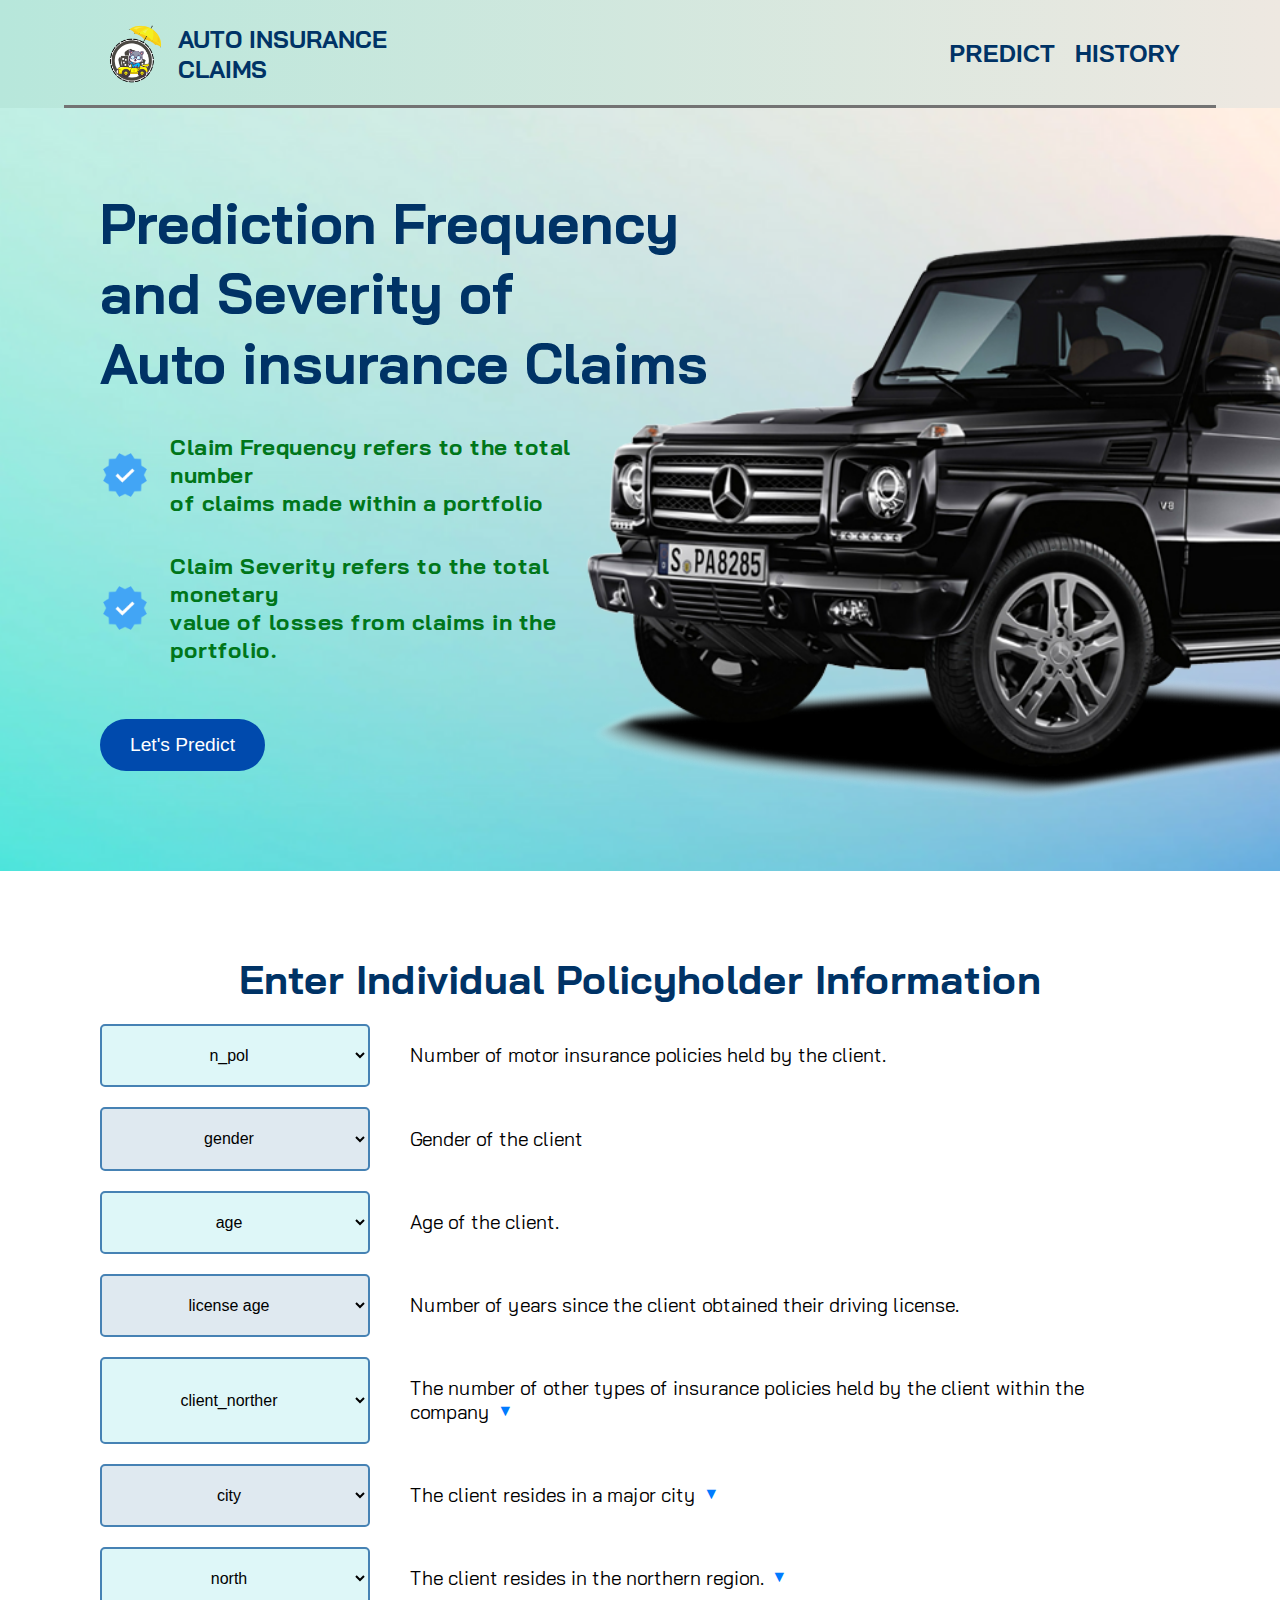
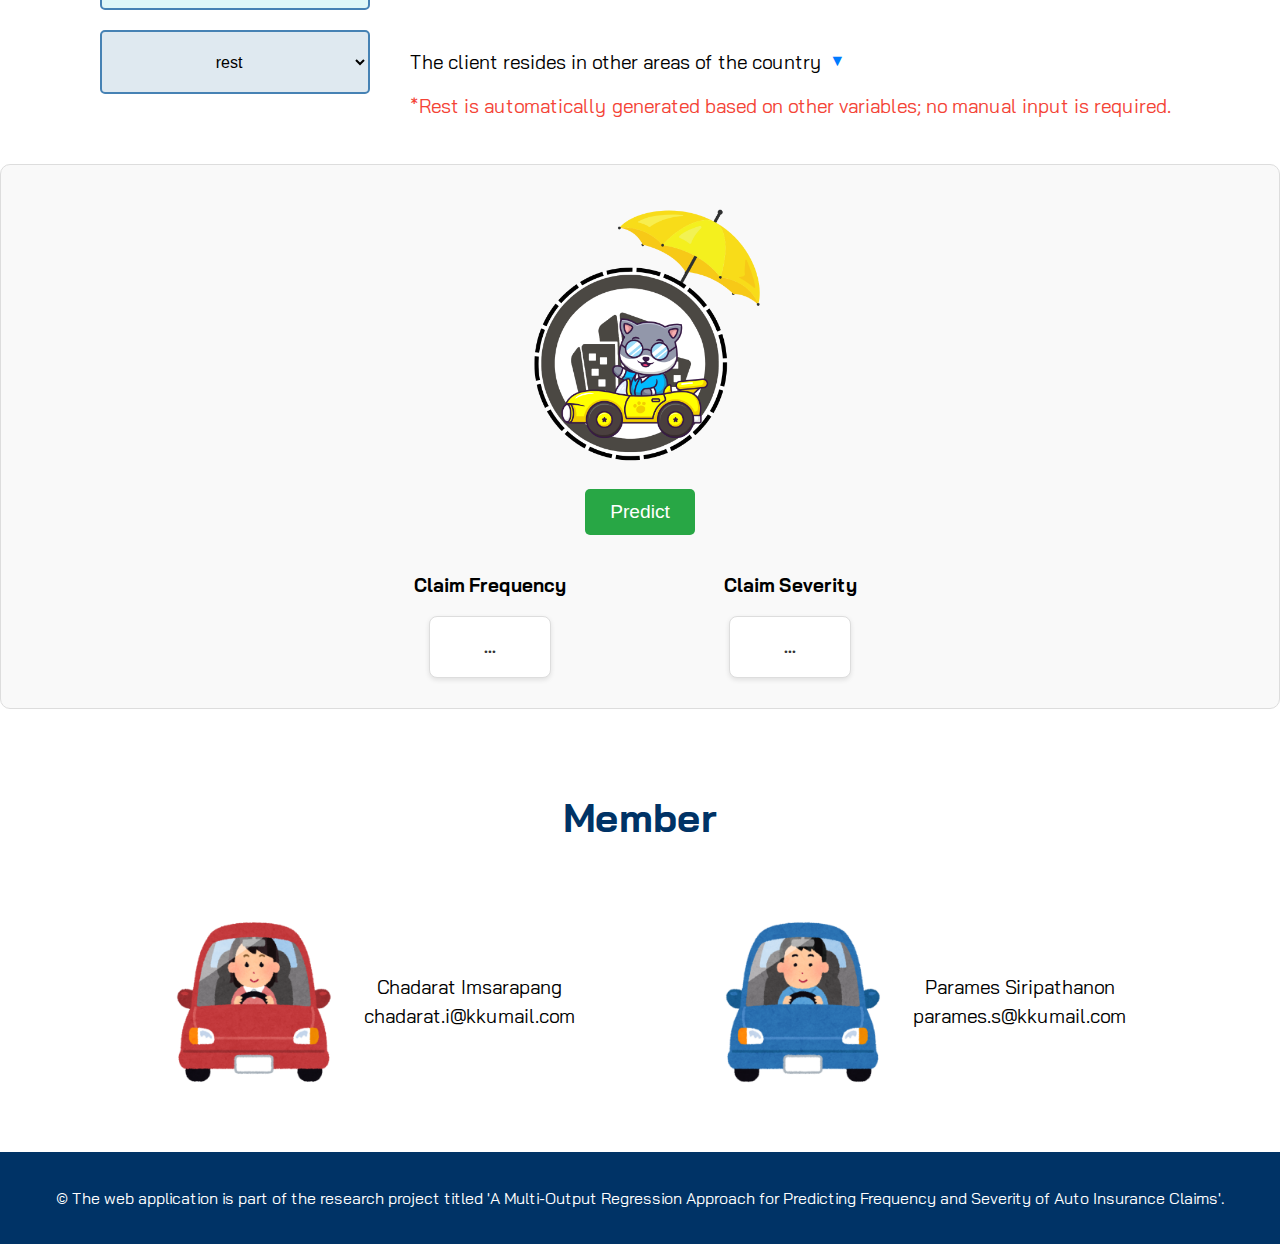
<file: tob2.html>
<!DOCTYPE html>
<html lang="en">

<head>
  <meta charset="UTF-8">
  <meta name="viewport" content="width=device-width, initial-scale=1.0">
  <title>Auto Insurance Claims</title>
  <link href="https://fonts.googleapis.com/css2?family=Bai+Jamjuree:wght@300;400;700&display=swap" rel="stylesheet">

  <style>
#prediction-results {
    padding: 20px;
    background-color: #f9f9f9;
    border: 1px solid #ddd;
    margin-top: 20px;
    border-radius: 10px;
}

.container {
    display: flex;
    flex-direction: column;
    align-items: center;
    font-family: 'Bai Jamjuree';
}

.icon img {
    width: 300px;
    height: 300px;
    margin-bottom: 0;
    margin-top: 0;
}

.results {
    display: flex;
    justify-content: space-around;
    width: 100%;
    max-width: 600px;
    margin-top: 20px;
}

.result-item {
    text-align: center;
    flex: 1;
}

.result-box {
    width: 120px;
    height: 60px;
    border: 1px solid #ddd;
    background-color: #fff;
    display: flex;
    justify-content: center;
    align-items: center;
    font-weight: bold;
    font-size: 16px;
    color: #333;
    margin: 10px auto;
    border-radius: 8px;
    box-shadow: 0 2px 5px rgba(0, 0, 0, 0.1);
}

.premium-input {
    margin-top: 20px;
    text-align: center; /* จัดตำแหน่งข้อความใน .premium-input ให้เป็นกลาง */
    
}

#premium-input {
    width: 300px; /* กำหนดความกว้างของ input */
    height: 27px; /* กำหนดความสูงของ input */
    padding: 5px; /* กำหนดระยะห่างภายใน */
    font-size: 16px; /* ขนาดตัวอักษร */
    border-radius: 5px; /* มุมโค้งของ input */
    border: 1px solid #ccc; /* เส้นขอบ */
    text-align: center; /* ทำให้ข้อความใน input อยู่กลาง */
}

#confirm-button {
    margin-top: 10px; /* ระยะห่างระหว่าง input และปุ่ม */
    padding: 10px 20px; /* กำหนดระยะห่างภายในของปุ่ม */
    font-size: 16px; /* ขนาดตัวอักษรในปุ่ม */
    cursor: pointer; /* แสดงเคอร์เซอร์แบบ pointer เมื่อชี้ไปที่ปุ่ม */
}

.confirm-btn {
    padding: 10px 20px;
    background-color: #007bff;
    color: white;
    border: none;
    border-radius: 5px;
    cursor: pointer;
    margin-top: 10px;
}

.confirm-btn:hover {
    background-color: #0056b3;
}


    body {
      font-family: 'Arial', sans-serif;
      margin: 0;
      padding: 0;
      box-sizing: border-box;
      background-color: white;
      /*background-image: url('images/gradiet.png'); /* ระบุเส้นทางของรูปภาพ */
      /*background-size: cover; /* ให้ภาพครอบคลุมพื้นที่ */
      /*background-position: center; /* วางภาพไว้ตรงกลาง */
      /*background-repeat: no-repeat; /* ไม่ให้ภาพซ้ำ */
    }

    header {
      display: flex;
      justify-content: space-between;
      align-items: center;
      /*background-color: #b8e6e1;*/
      padding: 20px 100px;
      background: linear-gradient(90deg,#b7e7db,#eee8e1);
      /*border-bottom: 3px solid #737373;*/
      position: relative;
    }

    header::after {
      content: '';
      position: absolute;
      left: 5%; /* เว้นระยะด้านซ้าย */
      right: 5%; /* เว้นระยะด้านขวา */
      bottom: 0;
      height: 3px; /* ความหนาของเส้น */
      background-color: #737373; /* สีของเส้น */
    }


    header nav ul {
      list-style: none;
      display: flex;
      gap: 20px;
      margin: 0;
      padding: 0;
    }

    header nav ul li a {
      text-decoration: none;
      color: #003366;
      font-weight: bold;
      font-size: 1.5em;
    }

    header nav ul li a:hover {
      color: #218838;
    }

/* ทำให้ header มี background-image */
.hero {
  margin: 0; /* ลบระยะห่างด้านบน */
  text-align: left;
  background-color: #eaf4ff;
  background-image: url('images/gradiet.png'); /* ระบุเส้นทางของรูปภาพ */
  background-size: cover; /* ให้ภาพครอบคลุมพื้นที่ */
  background-position: center; /* วางภาพไว้ตรงกลาง */
  background-repeat: no-repeat; /* ไม่ให้ภาพซ้ำ */
  color: white; /* สีของข้อความใน header */
  padding: 80px 100px; /* เพิ่มระยะห่างภายใน */
}

/* สำหรับเนื้อหาภายใน */
.hero .content {
  max-width: 600px; /* จำกัดความกว้างของข้อความ */
  margin-bottom: 20px; /* เพิ่มระยะห่างระหว่างข้อความกับเมนู */
}

/* สไตล์เมนู */
.hero nav ul {
  display: flex; /* จัดเมนูให้อยู่ในแนวนอน */
  list-style: none; /* ลบ bullet points */
  margin: 0;
  padding: 0;
}

.hero nav ul li {
  margin-left: 20px; /* เพิ่มระยะห่างระหว่างเมนู */
}

.hero nav ul li a {
  text-decoration: none; /* ลบขีดเส้นใต้ */
  color: white; /* สีลิงก์ */
  font-size: 1rem; /* ปรับขนาดตัวอักษร */
}

.hero nav ul li a:hover {
  text-decoration: underline; /* เพิ่มเอฟเฟกต์เมื่อชี้เมาส์ */
}


    .hero h1 {
      margin-top: 0; /* ลบระยะห่างด้านบนของ h1 */
      margin-bottom: 0;
      font-size: 3.5em;
      color: #003366;
      margin-bottom: 20px;
      font-family: 'Bai Jamjuree';
      white-space: pre-line; /* เปิดให้รองรับการตัดบรรทัด */
    }
    

    .hero p {
      font-size: 1.2em;
      color: #555;
      margin-bottom: 30px;
    }

    .hero .btn {
      padding: 15px 30px;
      background-color: #004aad;
      color: white;
      text-decoration: none;
      font-size: 1.2em;
      border-radius: 100px;
      transition: background-color 0.3s ease;
      display: inline-block; /* เพิ่มเพื่อให้รองรับการตั้งค่าขนาด */
    }

    .hero .btn:hover {
      background-color: #218838;
    }

    .content-section {
      padding: 50px 100px;
      background-color: white;
      text-align: center;
      font-family: 'Bai Jamjuree';
      
    }

    .content-section h2 {
      color: #003366;
      font-size: 2.5em;
      margin-bottom: 20px;
    }

    .content-section p {
      font-size: 1.2em;
      margin-bottom: 20px;
    }

    .predict-form {
      display: flex;
      flex-wrap: wrap;
      gap: 20px;
    }

    .predict-form select, .predict-form input {
      width: calc(50% - 10px);
      padding: 10px;
      font-size: 1em;
      border: 1px solid #ccc;
      border-radius: 5px;
    }

    .predict-form .submit-btn {
      background-color: #28a745;
      color: white;
      padding: 12px 25px;
      border: none;
      border-radius: 5px;
      font-size: 1.2em;
      cursor: pointer;
      transition: background-color 0.3s ease;
    }

    .predict-form .submit-btn:hover {
      background-color: #218838;
    }


    footer {
      text-align: center;
      padding: 20px;
      background-color: #003366;
      color: white;
      font-family: 'Bai Jamjuree';
    }

    .form-container {
        display: grid;
        grid-template-columns: 1fr 2fr; /* ซ้าย 1 ส่วน ขวา 2 ส่วน */
        gap: 20px;
        align-items: center;
        max-width: 600px;
        margin: auto;
        }

    .input-group{
      display: flex;
      align-items: flex-start;
      gap: 10px;
    }

    .description{
      flex: 0 0 70%;
      font-family: 'Bai Jamjuree';
    }

    .submit-btn {
      background-color: #28a745;
      color: white;
      padding: 12px 25px;
      border: none;
      border-radius: 5px;
      font-size: 1.2em;
      cursor: pointer;
      transition: background-color 0.3s ease;
    }

    .form-group {
  width: 80%;
  margin: auto;
}

.row {
  display: flex;
  align-items: center;
  margin-bottom: 15px;
}

.col-number {
  width: 5%;
  font-weight: bold;
}

.col-dropdown {
  width: 15%;
}

.col-dropdown select {
  width: 100%;
  padding: 8px;
  border: 1px solid #0078D4;
  border-radius: 4px;
}

.col-description {
  width: 70%;
  color: #0078D4;
  
}

.expandable {
  white-space: nowrap;
  overflow: hidden;
  text-overflow: ellipsis;
  cursor: pointer;
  position: relative;
  padding-right: 20px;
}

.expandable.open {
  white-space: normal;
  overflow: visible;
}

.toggle-btn {
  position: absolute;
  cursor: pointer;
  font-weight: bold;
  color: #0078D4;
}


.btn {
    padding: 10px 20px;
    background-color: #28a745;
    color: white;
    text-decoration: none;
    border-radius: 5px;
    display: inline-block;
    margin: 20px 0;
}

.claim-container {
    display: flex;
    justify-content: space-between;
    margin-top: 20px;
    padding: 0 10%;
}

.claim-item {
    width: 50%; /* ทำให้แต่ละส่วนมีขนาดครึ่งหนึ่งของพื้นที่ */
    margin-top: 35px;
    margin-bottom: 35px;
    text-align: left;
    font-size: 1.2em;
    display: flex;
   align-items: center; /* จัดให้อยู่ตรงกลางแนวตั้ง */
   justify-content: left; /* จัดให้อยู่ตรงกลางแนวนอน */
    gap: 20px; /* เพิ่มระยะห่างระหว่างรูปและข้อความ */
    
}

.image-content {
  position: absolute;
  top: 17%;
  left: 42.5%;
}

.image-content img {
  width: 870px;
  height: auto;
}


.highlight {
    font-weight: 700;
    color: rgb(35, 37, 37);
    font-family: 'Bai Jamjuree';
    white-space: pre-line; /* เปิดให้รองรับการตัดบรรทัด */
    text-align: center;

}

.claim-item span {
    font-weight: 400;
    color: rgb(35, 37, 37);
}

.popup-overlay {
      display: none;
      position: fixed;
      top: 0;
      left: 0;
      width: 100%;
      height: 100%;
      background: rgba(0, 0, 0, 0.5);
      z-index: 10;
    }

    .popup-content {
      position: fixed;
      top: 50%;
      left: 50%;
      transform: translate(-50%, -50%);
      background: #fff;
      border-radius: 10px;
      width: 300px;
      padding: 20px;
      box-shadow: 0px 4px 10px rgba(0, 0, 0, 0.2);
      z-index: 20;
      text-align: center;
    }

    .popup-content h2 {
      margin: 0;
      font-size: 24px;
    }

    .popup-content h2.success {
      color: #4CAF50; /* Green */
    }

    .popup-content h2.error {
      color: #f44336; /* Red */
    }

    .popup-content .close-btn {
      position: absolute;
      top: 10px;
      right: 10px;
      font-size: 18px;
      color: #aaa;
      cursor: pointer;
    }

    .popup-content .close-btn:hover {
      color: #000;
    }

    button {
      padding: 10px 20px;
      font-size: 16px;
      color: #fff;
      background: #f44336;
      border: none;
      border-radius: 5px;
      cursor: pointer;
    }

    button:hover {
      background: #d32f2f;
    }

    img.fixed-size {
  width: 100px; /* กำหนดความกว้าง */
  height: 200px; /* กำหนดความสูง */
  object-fit: cover; /* ปรับให้ภาพครอบคลุมพื้นที่ */
}

img.max-width {
  max-width: 100%; /* ไม่ให้ภาพกว้างเกินขอบของ container */
  height: auto;
  display: inline-block;
}


.text-left {
  text-align: left; /* จัดข้อความให้อยู่ทางซ้าย */
}


header .left-content {
  display: flex;
  align-items: center;
  gap: 10px;
  font-size: 1.5em;
  font-weight: bold;
  color: #003366;
  font-family: 'Bai Jamjuree';
  white-space: pre-line; /* เปิดให้รองรับการตัดบรรทัด */
}

header .left-content img {
  max-width: 8%; /* กำหนดขนาดรูปภาพ */
  height: auto; /* รักษาสัดส่วนของรูปภาพ */
}

.claim-item .text {
  font-size: 1.4rem; /* ปรับขนาดตัวอักษร */
  font-weight: bold; /* ทำตัวหนา */
  color: #00761a; /* สีข้อความ */
  text-align: left; /* จัดให้อยู่ตรงกลาง */
  white-space: pre-line; /* เปิดให้รองรับการตัดบรรทัด */
  font-family: 'Bai Jamjuree';
  letter-spacing: 0.5px;
}
  
.claim-item .icon {
  width: 50px; /* ปรับขนาดรูป */
  height: 50px; /* ปรับขนาดรูป */
}

img.fixed-size {
  width: 200px; /* กำหนดความกว้าง */
  height: 150px; /* กำหนดความสูง */
  object-fit: cover; /* ปรับให้ภาพครอบคลุมพื้นที่ */
}

.hero-content {
  display: flex; /* ใช้ Flexbox */
  align-items: center; /* จัดกึ่งกลางแนวตั้ง */
  justify-content: space-between; /* เว้นระยะห่างระหว่างข้อความกับรูป */
  gap: 20px; /* ระยะห่างระหว่าง text-content และ image-content */
}

.text-content {
  flex: 1; /* ให้เนื้อหาข้อความใช้พื้นที่เท่าที่ต้องการ */
  max-width: 50%; /* จำกัดความกว้างของข้อความ */
}

.extra-text {
      display: none;
      margin-left: 10px; /* เพิ่มระยะห่างระหว่างข้อความ */
    }

    .toggle-text {
  display: none; /* ซ่อนข้อความเมื่อโหลดครั้งแรก */
}

.description .toggle-btn {
  cursor: pointer;
  color: #007bff;
  margin-left: 10px;
  font-weight: bold;
  font-size: 16px;
}

.description.expanded .toggle-text {
  display: inline; /* แสดงข้อความเมื่อคลาส expanded ถูกเพิ่ม */
}

.chill {
  display: flex;
    justify-content: space-around;
    width: 100%;
    max-width: 120%;
    margin-top: 60px;
    text-align: center;
    font-size: 1.2em;
    display: flex;
   align-items: center; /* จัดให้อยู่ตรงกลางแนวตั้ง */
    gap: 20px; /* เพิ่มระยะห่างระหว่างรูปและข้อความ */
}

.chill-item {
  display: flex; /* ใช้ Flexbox เพื่อจัดแนว */
  align-items: center; /* จัดให้อยู่ตรงกลางในแนวตั้ง */
  gap: 10px; /* เว้นระยะระหว่างรูปและข้อความ */
}

.chill-item .icon {
  width: 200px; /* ปรับขนาดรูป */
  height: 200px; /* ปรับขนาดรูป */
}

.chill-item .text {
  font-size: 1em; /* ปรับขนาดตัวหนังสือ */
  line-height: 1.5; /* เว้นระยะบรรทัด */
  white-space: pre-line; /* เปิดให้รองรับการตัดบรรทัด */
  font-family: 'Bai Jamjuree';
}



  </style>


</head>
<body>
  <header>
    <div class="left-content"><img src="images/icon.png" alt="Scale Icon" class="left-content"/>
      <span >AUTO INSURANCE 
        CLAIMS</span>
    </div>
    <nav>
      <ul>
        <li><a href="#predict">PREDICT</a></li>
        <li><a href="history.html">HISTORY</a></li>
      </ul>
    </nav>
    </div>
  </header>
  
  <section class="hero">
    <h1>Prediction Frequency 
      and Severity of 
      Auto insurance Claims
    </h1>

    <div>
        <div class="claim-item"><img class="icon" src="images/verifi.png" alt="Scale Icon" />
            <span class="text">Claim Frequency refers to the total number 
              of claims made within a portfolio</span>
        </div>

        <div class="claim-item"><img class="icon" src="images/verifi.png" alt="Scale Icon" />
            <span class="text">Claim Severity refers to the total monetary 
              value of losses from claims in the portfolio.</span>
        </div>
        <p></p>
    </div>
    <a href="#predict" class="btn">Let's Predict</a>
    <div class="image-content">
      <img src="images/car.png" alt="Large Image" />
    </div>
  </section>



  <section class="content-section" id="predict">
    <h2 class="container" >Enter Individual Policyholder Information</h2>
    <form class="predict-form">

      <select style="width:25%; text-align:center;background-color: #baeef17b; border: 2px solid #4682b4;" id="npol" name="npol" required>
        <option style="text-align-last: center;font-family: 'Bai Jamjuree';" value="">n_pol</option>
      </select><br><br>
      
      <script>
        const npolSelect = document.getElementById('npol');
        for (let i = 1; i <= 35; i++) {
          const option = document.createElement('option');
          option.value = i;
          option.textContent = i;
          npolSelect.appendChild(option);
        }
      </script>
        <div class="description" ><p style="text-align: left;">Number of motor insurance policies held by the client.</p></div>

        <select style="width:25%; text-align:center;background-color: #bdd2e07d; border: 2px solid #4682b4;" id="gender" name="gender" required> 
          <option style="text-align-last: center;" value="">gender</option>
          <option value="0">Male</option>
          <option value="1">Female</option>
        </select><br><br>
      <div class="description"><p style="text-align: left;">Gender of the client</p></div>

      <select style="width:25%; text-align:center;background-color: #baeef17b; border: 2px solid #4682b4;" id="age" name="age" required>
        <option style="text-align-last: center;" value="">age</option>
      </select><br><br>
      
      <script>
        const ageSelect = document.getElementById('age');
        for (let i = 18; i <= 100; i++) {
          const option = document.createElement('option');
          option.value = i;
          option.textContent = i;
          ageSelect.appendChild(option);
        }
      </script>
      <div class="description"><p style="text-align: left;">Age of the client.</p></div>

      <select style="width:25%; text-align:center;background-color: #bdd2e07d; border: 2px solid #4682b4;" id="lic_age" name="lic_age" required>
        <option style="text-align-last: center;" value="">license age</option>
      </select><br><br>
      
      <script>
        const select = document.getElementById('lic_age');
        for (let i = 1; i <= 100; i++) {
          const option = document.createElement('option');
          option.value = i;
          option.textContent = i;
          select.appendChild(option);
        }
      </script>
      <div class="description"><p style="text-align: left;">Number of years since the client obtained their driving license.</p></div>

      <select style="width:25%; text-align:center;background-color: #baeef17b; border: 2px solid #4682b4;" id="client_norther" name="client_norther" required>
        <option style="text-align-last: center;" value="">client_norther</option>
      </select><br><br>
      
      <script>
        const clientNortherSelect = document.getElementById('client_norther');
        for (let i = 0; i <= 30; i++) {
          const option = document.createElement('option');
          option.value = i;
          option.textContent = i;
          clientNortherSelect.appendChild(option);
        }
      </script>

     <div class="description"><p style="text-align: left;">The number of other types of insurance policies held by the client within 
      the company<span class="toggle-text"> , excluding motor and home insurance. Examples include accident insurance, whole life insurance, and annuity policies.
      </span><span class="toggle-btn" onclick="toggleText(this)">▼</span></p></div>

      <select style="width:25%; text-align:center;background-color: #bdd2e07d; border: 2px solid #4682b4;" id="city" name="city" required onchange="updateRest()">
        <option style="text-align-last: center;" value="">city</option>
        <option value="1">Yes</option>
        <option value="0">No</option>
      </select><br><br>

      <div class="description"><p style="text-align: left;">The client resides in a major city<span class="toggle-text"> (Yes: The client resides in a major city, specifically Madrid or Barcelona.
        No: The client does not reside in a major city (neither Madrid nor Barcelona)) </span><span class="toggle-btn" onclick="toggleText(this)">▼</span></p></div>


      <select style="width:25%; text-align:center;background-color: #baeef17b; border: 2px solid #4682b4;" id="North" name="North" required onchange="updateRest()">
        <option style="text-align-last: center;" value="">north</option>
        <option value="1">Yes</option>
        <option value="0">No</option>
      </select><br><br>
      <div class="description"><p style="text-align: left;">The client resides in the northern region.<span class="toggle-text"> (Yes: The client lives in the northern region of the country.
        No: The client does not live in the northern region.)</span>
        <span class="toggle-btn" onclick="toggleText(this)">▼</span></p><p style="text-align: left;color: #f44336;position: absolute;margin-top: 0; display: none" id="city-message" >*North is automatically populated based on City variables. No manual input is required.</p></div>
        <script>
          // JavaScript
          document.getElementById("city").addEventListener("change", function () {
            const city = document.getElementById("city").value;
            const cityMessage = document.getElementById("city-message");
        
            // ตรวจสอบว่า city เป็น 1 หรือไม่
            if (city === "1") {
              cityMessage.style.display = "block"; // แสดงข้อความ
            } else {
              cityMessage.style.display = "none"; // ซ่อนข้อความ
            }
          });
        </script>


      <select style="width:25%; text-align:center;background-color: #bdd2e07d; border: 2px solid #4682b4;pointer-events: none;" id="rest" name="rest" required>
        <option style="text-align-last: center;" value="">rest</option>
        <option value="1">Yes</option>
        <option value="0">No</option>
      </select><br><br>
      <div class="description"><p style="text-align: left;">The client resides in other areas of the country<span class="toggle-text"> (Yes: The client lives in an area that is neither a major city nor in the northern region.
        No: The client resides in any area except for the northern region and a major city simultaneously.)</span><span class="toggle-btn" onclick="toggleText(this)">▼</span></p><p style="text-align: left;color: #f44336;position: absolute;margin-top: 0;" >*Rest is automatically generated based on other variables; no manual input is required.</p></div>


      
    </form>
  </section>



  <section id="prediction-results">
    <div class="container">
        <!-- ไอคอน -->
        <div class="icon">
            <img src="images/icon.png" alt="Scale Icon" />
        </div>
        <button id="predict-btn" type="button" onclick="predict()"  class="submit-btn">Predict</button>

        <!-- ผลลัพธ์การทำนาย -->
        <div class="results">
        <div class="result-item"><h3>Claim Frequency</h3><div class="result-box" id="claimfrequency"><span>...</span></div></div>
        <div class="result-item"><h3>Claim Severity</h3><div class="result-box" id="claimseverity"><span>...</span></div></div>
        </div>

        
    </div>
</section>

  <!-- Pop-up -->
  <div id="popup" class="popup-overlay">
    <div class="popup-content">
      <span class="close-btn" onclick="hidePopup()">&times;</span>
      <h2 id="popupMessage" class=""></h2>
      <p id="popupDescription"></p>
    </div>
  </div>

  <section class="content-section" id="member">
    <h2>Member</h2>
    <div class="chill">
      <div class="chill-item"><img class="icon" src="images/tob.png" alt="Scale Icon" /><span class="text">Chadarat Imsarapang
    chadarat.i@kkumail.com
      </span></div>
      <div class="chill-item"><img class="icon" src="images/blood.png" alt="Scale Icon" /><span class="text">Parames Siripathanon
        parames.s@kkumail.com
          </span></div>
  </section>
  
  <footer>
    <p>&copy; The web application is part of the research project titled 'A Multi-Output Regression Approach for Predicting Frequency and Severity of Auto Insurance Claims'.</p>
  </footer>

  <script>
    function updateRest() {
    const city = document.getElementById("city").value;
    const north = document.getElementById("North").value;
    const nnorth=document.getElementById("North");
    const rest = document.getElementById("rest");

    if(city === "1"){
      nnorth.value="0";
    }

    if (city === "0" && north === "0") {
      rest.value = "1"; // กำหนด rest เป็น 1
    } else {
      rest.value = "0"; // กำหนด rest เป็น 0
    }
  }
    // Function to validate input and show the appropriate popup
    function validateInput() {
      const input = document.getElementById('results').value.trim();
      const popup = document.getElementById('popup');
      const popupMessage = document.getElementById('popupMessage');
      const popupDescription = document.getElementById('popupDescription');

      if (input === "") {
    // ถ้า input เป็นค่าว่าง ให้แสดงข้อความ Sorry
    popupMessage.textContent = "Sorry";
    popupMessage.className = "error";
    popupDescription.textContent = "Please enter a premium value.";
      } else if (!npol || !gender || !age || !lic_age || !client_norther || !city || !North || !rest) {
    // ถ้ามีช่องใดช่องหนึ่งว่าง ให้แสดงข้อความแจ้งเตือน
    popupMessage.textContent = "Sorry";
    popupMessage.className = "error";
    popupDescription.textContent = "Please fill out all required fields.";
} else {
    // ถ้าข้อมูลครบถ้วน ให้แสดงข้อความ Thank You
    popupMessage.textContent = "Thank You";
    popupMessage.className = "success";
    popupDescription.textContent = "Wish you luck naaa.!";
}


 /*     if (!npol || !gender || !age || !lic_age || !client_norther || !city || !North || !rest) {
        popupMessage.textContent = "Sorry";
        popupMessage.className = "error";
        popupDescription.textContent = "Please enter a premium value.";
      return; // หยุดการทำงานถ้ายังกรอกไม่ครบ
    }*/
      

      // Show the popup
      popup.style.display = "block";
    }

    // Function to hide the popup
    function hidePopup() {
      document.getElementById('popup').style.display = 'none';
    }
  </script>

  <script>
  async function predict() {
    // ดึงค่าจากฟอร์ม
    const npol = document.getElementById("npol").value;
    const gender = document.getElementById("gender").value;
    const age = document.getElementById("age").value;
    const lic_age = document.getElementById("lic_age").value;
    const client_norther = document.getElementById("client_norther").value;
    const city = document.getElementById("city").value;
    const North = document.getElementById("North").value;
    const rest = document.getElementById("rest").value;

    // ตรวจสอบค่าที่กรอกว่าครบทุกช่องหรือไม่
    if (!npol || !gender || !age || !lic_age || !client_norther || !city || !North || !rest) {
      alert("Please enter the prediction value.!");
      return; // หยุดการทำงานถ้ายังกรอกไม่ครบ
    }

    // สร้าง request payload
    const data = {
      npol: parseInt(npol),
      gender: parseInt(gender),
      age: parseInt(age),
      lic_age: parseInt(lic_age),
      client_norther: parseInt(client_norther),
      city: parseInt(city),
      North: parseInt(North),
      rest: parseInt(rest),
    };

    // เรียก API ไปยัง backend ที่ชื่อโมเดล
    try {
      //const response = await fetch("https://my-backend-app.azurewebsites.net/predict", {
      const response = await fetch("http://127.0.0.1:5000/predict", {
        method: "POST",
         headers: {
         "Content-Type": "application/json",
     },
     body: JSON.stringify(data),
  });


      if (!response.ok) {
        throw new Error("Failed to fetch prediction");
      }

      const result = await response.json();

      // อัปเดตค่าทำนายที่หน้าเว็บ
      document.getElementById("claimfrequency").innerText = result.claims_frequency;
      document.getElementById("claimseverity").innerText = result.claims_severity;
    } catch (error) {
      console.error("Error:", error);
      alert("เกิดข้อผิดพลาดในการทำนาย กรุณาลองใหม่อีกครั้ง!");
    }
  }


  /*function toggleText(btn) {
  const parent = btn.parentElement;
  parent.classList.toggle('open');

  // เปลี่ยนไอคอนจาก ▼ เป็น ▲ เมื่อเปิด
  if (parent.classList.contains('open')) {
    btn.textContent = '▲';
  } else {
    btn.textContent = '▼';
  }
}*/
function toggleText(button) {
  const parent = button.closest(".description"); // หา div ของ description ที่เกี่ยวข้อง
  const text = parent.querySelector(".toggle-text");

  if (text.style.display === "none" || !text.style.display) {
    text.style.display = "inline"; // แสดงข้อความ
    button.textContent = "▲"; // เปลี่ยนลูกศรเป็นขึ้น
  } else {
    text.style.display = "none"; // ซ่อนข้อความ
    button.textContent = "▼"; // เปลี่ยนลูกศรเป็นลง
  }
}


document.getElementById('predict-btn').addEventListener('click', function () {
    // รับค่าจากฟอร์ม
    const npol = document.getElementById("npol").value;
    const gender = document.getElementById("gender").value;
    const age = document.getElementById("age").value;
    const lic_age = document.getElementById("lic_age").value;
    const client_norther = document.getElementById("client_norther").value;
    const city = document.getElementById("city").value;
    const North = document.getElementById("North").value;
    const rest = document.getElementById("rest").value;
    
    if (!npol || !gender || !age || !lic_age || !client_norther || !city || !North || !rest) {
        alert("กรุณากรอกข้อมูลให้ครบถ้วน"); // แจ้งเตือนหากกรอกไม่ครบ
        return; // หยุดการทำงาน
    }
    
    // รอให้ Backend ส่งค่าก่อน 1 วินาที
    setTimeout(() => {
        const claimfrequency = document.getElementById("claimfrequency").innerText;
        const claimseverity = document.getElementById("claimseverity").innerText;

        console.log("ค่าจาก Backend:", { claimfrequency, claimseverity });

        // เก็บข้อมูลใน Local Storage
        const newRow = { npol, gender, age, lic_age, client_norther, city, North, rest, claimfrequency, claimseverity };
        const historyData = JSON.parse(localStorage.getItem('historyData')) || [];
        historyData.push(newRow);
        localStorage.setItem('historyData', JSON.stringify(historyData));

        // แสดง Popup
        alert(`📊 ผลลัพธ์การคาดการณ์\n\n📌 Claim Frequency: ${claimfrequency}\n📌 Claim Severity: ${claimseverity}\n และบันทึกลงในตาราง history แล้ว`);

        // เปลี่ยนไปหน้า history.html
        // window.location.href = 'TY.html';
    }, 1000); // รอ 1 วินาทีก่อนอ่านค่าจาก Backend
});


</script>

</body>
</html>
</file>
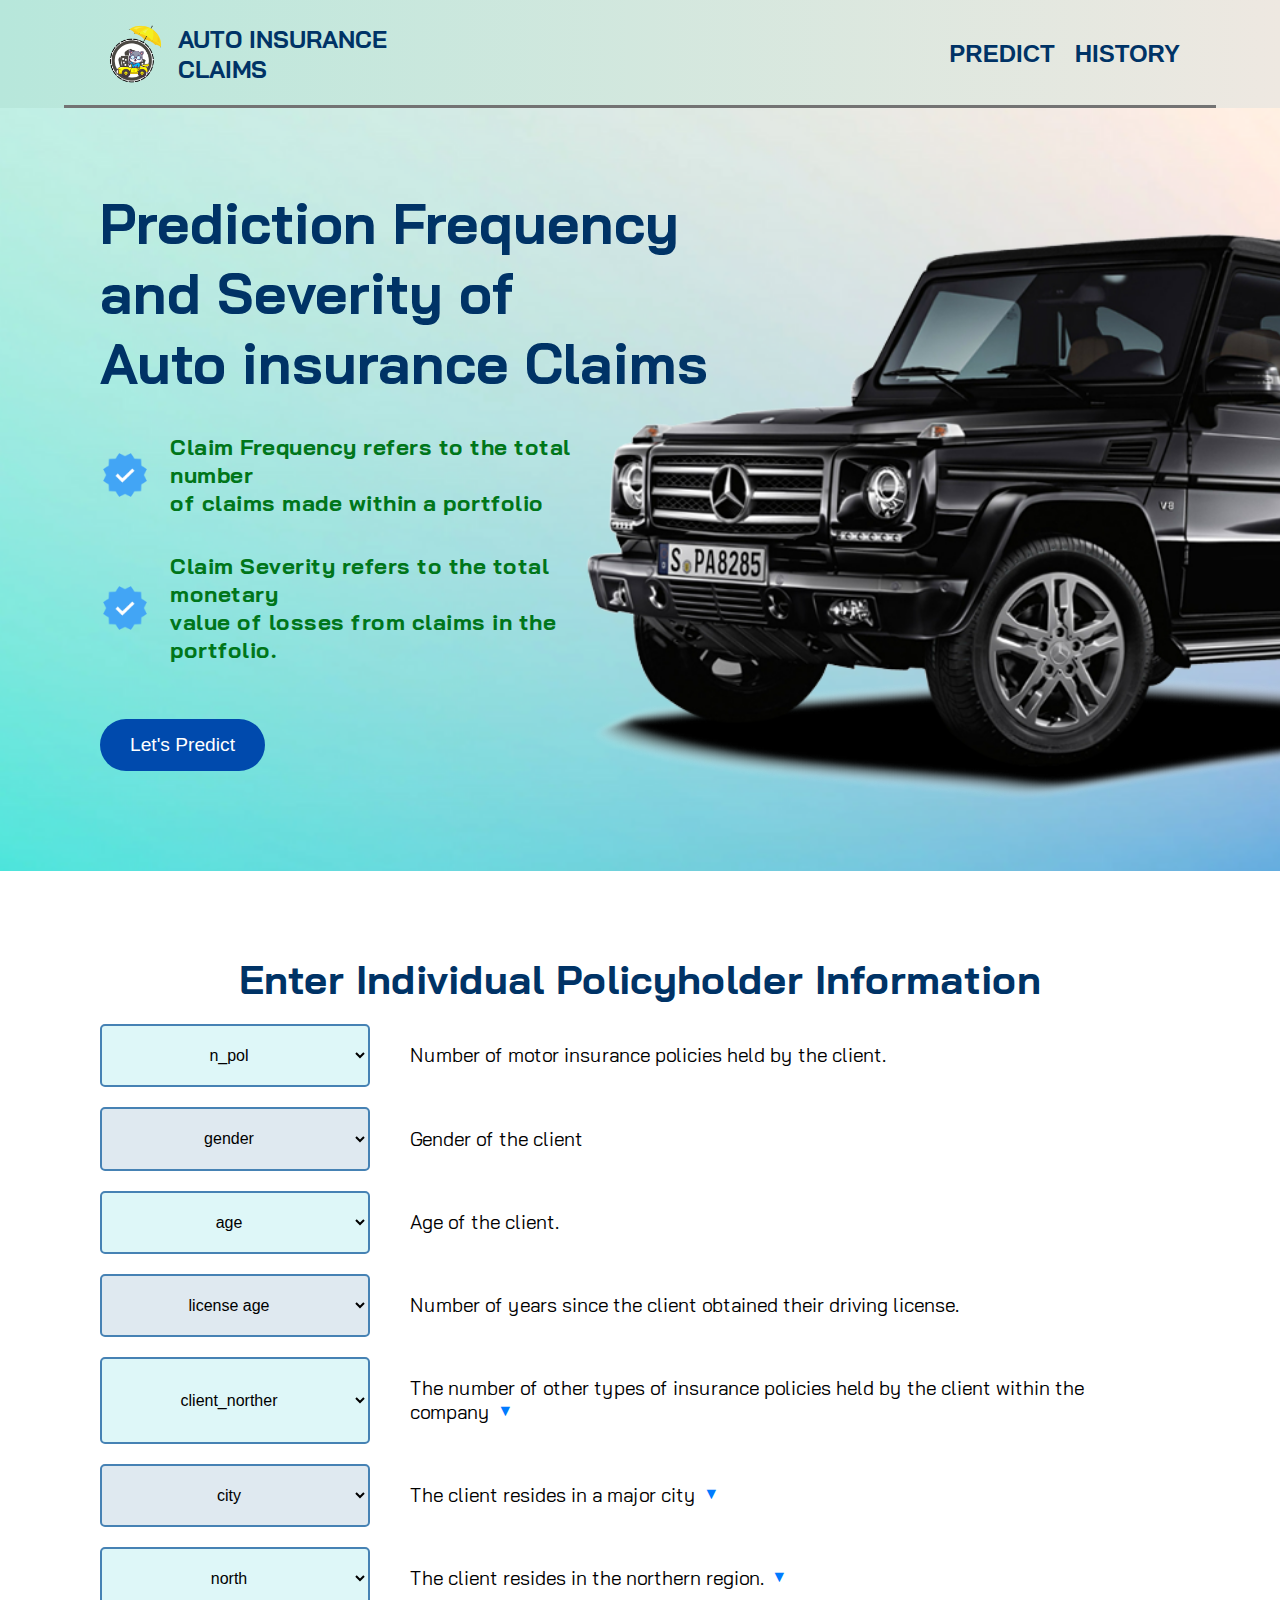
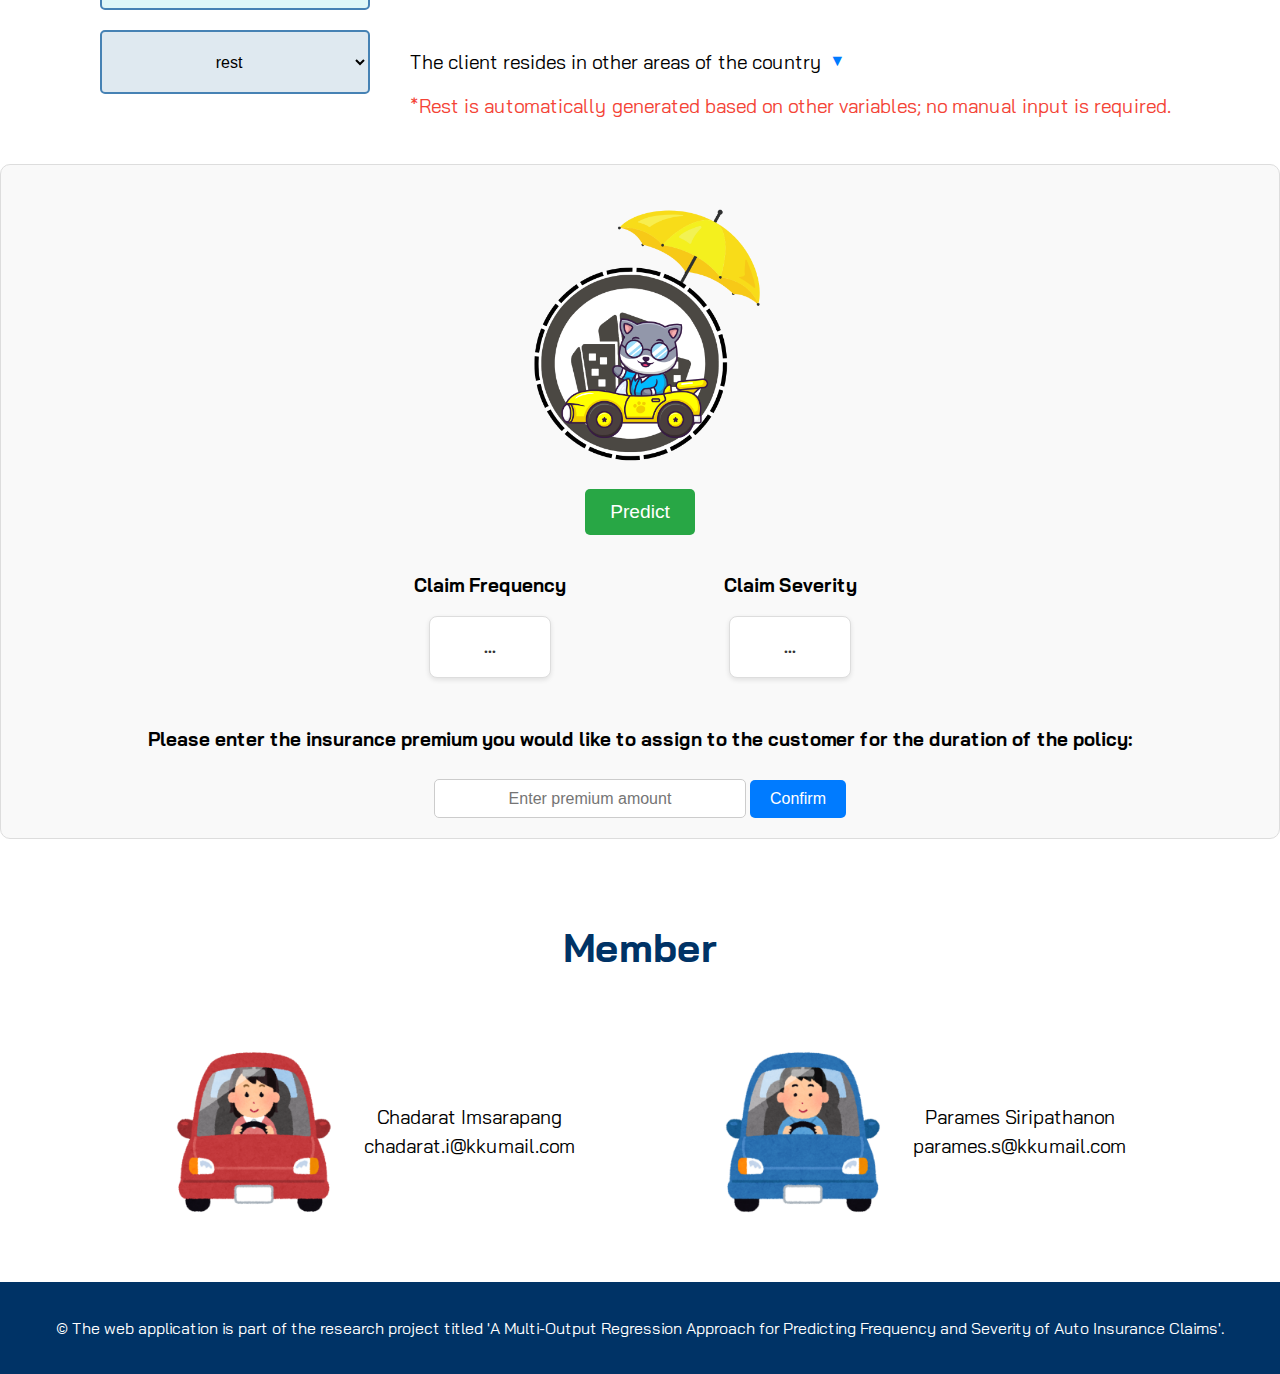
<file: WebPage.html>
<!DOCTYPE html>
<html lang="en">

<head>
  <meta charset="UTF-8">
  <meta name="viewport" content="width=device-width, initial-scale=1.0">
  <title>Auto Insurance Claims</title>
  <link href="https://fonts.googleapis.com/css2?family=Bai+Jamjuree:wght@300;400;700&display=swap" rel="stylesheet">

  <style>
#prediction-results {
    padding: 20px;
    background-color: #f9f9f9;
    border: 1px solid #ddd;
    margin-top: 20px;
    border-radius: 10px;
}

.container {
    display: flex;
    flex-direction: column;
    align-items: center;
    font-family: 'Bai Jamjuree';
}

.icon img {
    width: 300px;
    height: 300px;
    margin-bottom: 0;
    margin-top: 0;
}

.results {
    display: flex;
    justify-content: space-around;
    width: 100%;
    max-width: 600px;
    margin-top: 20px;
}

.result-item {
    text-align: center;
    flex: 1;
}

.result-box {
    width: 120px;
    height: 60px;
    border: 1px solid #ddd;
    background-color: #fff;
    display: flex;
    justify-content: center;
    align-items: center;
    font-weight: bold;
    font-size: 16px;
    color: #333;
    margin: 10px auto;
    border-radius: 8px;
    box-shadow: 0 2px 5px rgba(0, 0, 0, 0.1);
}

.premium-input {
    margin-top: 20px;
    text-align: center; /* จัดตำแหน่งข้อความใน .premium-input ให้เป็นกลาง */
    
}

#premium-input {
    width: 300px; /* กำหนดความกว้างของ input */
    height: 27px; /* กำหนดความสูงของ input */
    padding: 5px; /* กำหนดระยะห่างภายใน */
    font-size: 16px; /* ขนาดตัวอักษร */
    border-radius: 5px; /* มุมโค้งของ input */
    border: 1px solid #ccc; /* เส้นขอบ */
    text-align: center; /* ทำให้ข้อความใน input อยู่กลาง */
}

#confirm-button {
    margin-top: 10px; /* ระยะห่างระหว่าง input และปุ่ม */
    padding: 10px 20px; /* กำหนดระยะห่างภายในของปุ่ม */
    font-size: 16px; /* ขนาดตัวอักษรในปุ่ม */
    cursor: pointer; /* แสดงเคอร์เซอร์แบบ pointer เมื่อชี้ไปที่ปุ่ม */
}

.confirm-btn {
    padding: 10px 20px;
    background-color: #007bff;
    color: white;
    border: none;
    border-radius: 5px;
    cursor: pointer;
    margin-top: 10px;
}

.confirm-btn:hover {
    background-color: #0056b3;
}


    body {
      font-family: 'Arial', sans-serif;
      margin: 0;
      padding: 0;
      box-sizing: border-box;
      background-color: white;
      /*background-image: url('images/gradiet.png'); /* ระบุเส้นทางของรูปภาพ */
      /*background-size: cover; /* ให้ภาพครอบคลุมพื้นที่ */
      /*background-position: center; /* วางภาพไว้ตรงกลาง */
      /*background-repeat: no-repeat; /* ไม่ให้ภาพซ้ำ */
    }

    header {
      display: flex;
      justify-content: space-between;
      align-items: center;
      /*background-color: #b8e6e1;*/
      padding: 20px 100px;
      background: linear-gradient(90deg,#b7e7db,#eee8e1);
      /*border-bottom: 3px solid #737373;*/
      position: relative;
    }

    header::after {
      content: '';
      position: absolute;
      left: 5%; /* เว้นระยะด้านซ้าย */
      right: 5%; /* เว้นระยะด้านขวา */
      bottom: 0;
      height: 3px; /* ความหนาของเส้น */
      background-color: #737373; /* สีของเส้น */
    }


    header nav ul {
      list-style: none;
      display: flex;
      gap: 20px;
      margin: 0;
      padding: 0;
    }

    header nav ul li a {
      text-decoration: none;
      color: #003366;
      font-weight: bold;
      font-size: 1.5em;
    }

    header nav ul li a:hover {
      color: #218838;
    }

/* ทำให้ header มี background-image */
.hero {
  margin: 0; /* ลบระยะห่างด้านบน */
  text-align: left;
  background-color: #eaf4ff;
  background-image: url('images/gradiet.png'); /* ระบุเส้นทางของรูปภาพ */
  background-size: cover; /* ให้ภาพครอบคลุมพื้นที่ */
  background-position: center; /* วางภาพไว้ตรงกลาง */
  background-repeat: no-repeat; /* ไม่ให้ภาพซ้ำ */
  color: white; /* สีของข้อความใน header */
  padding: 80px 100px; /* เพิ่มระยะห่างภายใน */
}

/* สำหรับเนื้อหาภายใน */
.hero .content {
  max-width: 600px; /* จำกัดความกว้างของข้อความ */
  margin-bottom: 20px; /* เพิ่มระยะห่างระหว่างข้อความกับเมนู */
}

/* สไตล์เมนู */
.hero nav ul {
  display: flex; /* จัดเมนูให้อยู่ในแนวนอน */
  list-style: none; /* ลบ bullet points */
  margin: 0;
  padding: 0;
}

.hero nav ul li {
  margin-left: 20px; /* เพิ่มระยะห่างระหว่างเมนู */
}

.hero nav ul li a {
  text-decoration: none; /* ลบขีดเส้นใต้ */
  color: white; /* สีลิงก์ */
  font-size: 1rem; /* ปรับขนาดตัวอักษร */
}

.hero nav ul li a:hover {
  text-decoration: underline; /* เพิ่มเอฟเฟกต์เมื่อชี้เมาส์ */
}


    .hero h1 {
      margin-top: 0; /* ลบระยะห่างด้านบนของ h1 */
      margin-bottom: 0;
      font-size: 3.5em;
      color: #003366;
      margin-bottom: 20px;
      font-family: 'Bai Jamjuree';
      white-space: pre-line; /* เปิดให้รองรับการตัดบรรทัด */
    }
    

    .hero p {
      font-size: 1.2em;
      color: #555;
      margin-bottom: 30px;
    }

    .hero .btn {
      padding: 15px 30px;
      background-color: #004aad;
      color: white;
      text-decoration: none;
      font-size: 1.2em;
      border-radius: 100px;
      transition: background-color 0.3s ease;
      display: inline-block; /* เพิ่มเพื่อให้รองรับการตั้งค่าขนาด */
    }

    .hero .btn:hover {
      background-color: #218838;
    }

    .content-section {
      padding: 50px 100px;
      background-color: white;
      text-align: center;
      font-family: 'Bai Jamjuree';
      
    }

    .content-section h2 {
      color: #003366;
      font-size: 2.5em;
      margin-bottom: 20px;
    }

    .content-section p {
      font-size: 1.2em;
      margin-bottom: 20px;
    }

    .predict-form {
      display: flex;
      flex-wrap: wrap;
      gap: 20px;
    }

    .predict-form select, .predict-form input {
      width: calc(50% - 10px);
      padding: 10px;
      font-size: 1em;
      border: 1px solid #ccc;
      border-radius: 5px;
    }

    .predict-form .submit-btn {
      background-color: #28a745;
      color: white;
      padding: 12px 25px;
      border: none;
      border-radius: 5px;
      font-size: 1.2em;
      cursor: pointer;
      transition: background-color 0.3s ease;
    }

    .predict-form .submit-btn:hover {
      background-color: #218838;
    }


    footer {
      text-align: center;
      padding: 20px;
      background-color: #003366;
      color: white;
      font-family: 'Bai Jamjuree';
    }

    .form-container {
        display: grid;
        grid-template-columns: 1fr 2fr; /* ซ้าย 1 ส่วน ขวา 2 ส่วน */
        gap: 20px;
        align-items: center;
        max-width: 600px;
        margin: auto;
        }

    .input-group{
      display: flex;
      align-items: flex-start;
      gap: 10px;
    }

    .description{
      flex: 0 0 70%;
      font-family: 'Bai Jamjuree';
    }

    .submit-btn {
      background-color: #28a745;
      color: white;
      padding: 12px 25px;
      border: none;
      border-radius: 5px;
      font-size: 1.2em;
      cursor: pointer;
      transition: background-color 0.3s ease;
    }

    .form-group {
  width: 80%;
  margin: auto;
}

.row {
  display: flex;
  align-items: center;
  margin-bottom: 15px;
}

.col-number {
  width: 5%;
  font-weight: bold;
}

.col-dropdown {
  width: 15%;
}

.col-dropdown select {
  width: 100%;
  padding: 8px;
  border: 1px solid #0078D4;
  border-radius: 4px;
}

.col-description {
  width: 70%;
  color: #0078D4;
  
}

.expandable {
  white-space: nowrap;
  overflow: hidden;
  text-overflow: ellipsis;
  cursor: pointer;
  position: relative;
  padding-right: 20px;
}

.expandable.open {
  white-space: normal;
  overflow: visible;
}

.toggle-btn {
  position: absolute;
  cursor: pointer;
  font-weight: bold;
  color: #0078D4;
}


.btn {
    padding: 10px 20px;
    background-color: #28a745;
    color: white;
    text-decoration: none;
    border-radius: 5px;
    display: inline-block;
    margin: 20px 0;
}

.claim-container {
    display: flex;
    justify-content: space-between;
    margin-top: 20px;
    padding: 0 10%;
}

.claim-item {
    width: 50%; /* ทำให้แต่ละส่วนมีขนาดครึ่งหนึ่งของพื้นที่ */
    margin-top: 35px;
    margin-bottom: 35px;
    text-align: left;
    font-size: 1.2em;
    display: flex;
   align-items: center; /* จัดให้อยู่ตรงกลางแนวตั้ง */
   justify-content: left; /* จัดให้อยู่ตรงกลางแนวนอน */
    gap: 20px; /* เพิ่มระยะห่างระหว่างรูปและข้อความ */
    
}

.image-content {
  position: absolute;
  top: 17%;
  left: 42.5%;
}

.image-content img {
  width: 870px;
  height: auto;
}


.highlight {
    font-weight: 700;
    color: rgb(35, 37, 37);
    font-family: 'Bai Jamjuree';
    white-space: pre-line; /* เปิดให้รองรับการตัดบรรทัด */
    text-align: center;

}

.claim-item span {
    font-weight: 400;
    color: rgb(35, 37, 37);
}

.popup-overlay {
      display: none;
      position: fixed;
      top: 0;
      left: 0;
      width: 100%;
      height: 100%;
      background: rgba(0, 0, 0, 0.5);
      z-index: 10;
    }

    .popup-content {
      position: fixed;
      top: 50%;
      left: 50%;
      transform: translate(-50%, -50%);
      background: #fff;
      border-radius: 10px;
      width: 300px;
      padding: 20px;
      box-shadow: 0px 4px 10px rgba(0, 0, 0, 0.2);
      z-index: 20;
      text-align: center;
    }

    .popup-content h2 {
      margin: 0;
      font-size: 24px;
    }

    .popup-content h2.success {
      color: #4CAF50; /* Green */
    }

    .popup-content h2.error {
      color: #f44336; /* Red */
    }

    .popup-content .close-btn {
      position: absolute;
      top: 10px;
      right: 10px;
      font-size: 18px;
      color: #aaa;
      cursor: pointer;
    }

    .popup-content .close-btn:hover {
      color: #000;
    }

    button {
      padding: 10px 20px;
      font-size: 16px;
      color: #fff;
      background: #f44336;
      border: none;
      border-radius: 5px;
      cursor: pointer;
    }

    button:hover {
      background: #d32f2f;
    }

    img.fixed-size {
  width: 100px; /* กำหนดความกว้าง */
  height: 200px; /* กำหนดความสูง */
  object-fit: cover; /* ปรับให้ภาพครอบคลุมพื้นที่ */
}

img.max-width {
  max-width: 100%; /* ไม่ให้ภาพกว้างเกินขอบของ container */
  height: auto;
  display: inline-block;
}


.text-left {
  text-align: left; /* จัดข้อความให้อยู่ทางซ้าย */
}


header .left-content {
  display: flex;
  align-items: center;
  gap: 10px;
  font-size: 1.5em;
  font-weight: bold;
  color: #003366;
  font-family: 'Bai Jamjuree';
  white-space: pre-line; /* เปิดให้รองรับการตัดบรรทัด */
}

header .left-content img {
  max-width: 8%; /* กำหนดขนาดรูปภาพ */
  height: auto; /* รักษาสัดส่วนของรูปภาพ */
}

.claim-item .text {
  font-size: 1.4rem; /* ปรับขนาดตัวอักษร */
  font-weight: bold; /* ทำตัวหนา */
  color: #00761a; /* สีข้อความ */
  text-align: left; /* จัดให้อยู่ตรงกลาง */
  white-space: pre-line; /* เปิดให้รองรับการตัดบรรทัด */
  font-family: 'Bai Jamjuree';
  letter-spacing: 0.5px;
}
  
.claim-item .icon {
  width: 50px; /* ปรับขนาดรูป */
  height: 50px; /* ปรับขนาดรูป */
}

img.fixed-size {
  width: 200px; /* กำหนดความกว้าง */
  height: 150px; /* กำหนดความสูง */
  object-fit: cover; /* ปรับให้ภาพครอบคลุมพื้นที่ */
}

.hero-content {
  display: flex; /* ใช้ Flexbox */
  align-items: center; /* จัดกึ่งกลางแนวตั้ง */
  justify-content: space-between; /* เว้นระยะห่างระหว่างข้อความกับรูป */
  gap: 20px; /* ระยะห่างระหว่าง text-content และ image-content */
}

.text-content {
  flex: 1; /* ให้เนื้อหาข้อความใช้พื้นที่เท่าที่ต้องการ */
  max-width: 50%; /* จำกัดความกว้างของข้อความ */
}

.extra-text {
      display: none;
      margin-left: 10px; /* เพิ่มระยะห่างระหว่างข้อความ */
    }

    .toggle-text {
  display: none; /* ซ่อนข้อความเมื่อโหลดครั้งแรก */
}

.description .toggle-btn {
  cursor: pointer;
  color: #007bff;
  margin-left: 10px;
  font-weight: bold;
  font-size: 16px;
}

.description.expanded .toggle-text {
  display: inline; /* แสดงข้อความเมื่อคลาส expanded ถูกเพิ่ม */
}

.chill {
  display: flex;
    justify-content: space-around;
    width: 100%;
    max-width: 120%;
    margin-top: 60px;
    text-align: center;
    font-size: 1.2em;
    display: flex;
   align-items: center; /* จัดให้อยู่ตรงกลางแนวตั้ง */
    gap: 20px; /* เพิ่มระยะห่างระหว่างรูปและข้อความ */
}

.chill-item {
  display: flex; /* ใช้ Flexbox เพื่อจัดแนว */
  align-items: center; /* จัดให้อยู่ตรงกลางในแนวตั้ง */
  gap: 10px; /* เว้นระยะระหว่างรูปและข้อความ */
}

.chill-item .icon {
  width: 200px; /* ปรับขนาดรูป */
  height: 200px; /* ปรับขนาดรูป */
}

.chill-item .text {
  font-size: 1em; /* ปรับขนาดตัวหนังสือ */
  line-height: 1.5; /* เว้นระยะบรรทัด */
  white-space: pre-line; /* เปิดให้รองรับการตัดบรรทัด */
  font-family: 'Bai Jamjuree';
}



  </style>


</head>
<body>
  <header>
    <div class="left-content"><img src="images/icon.png" alt="Scale Icon" class="left-content"/>
      <span >AUTO INSURANCE 
        CLAIMS</span>
    </div>
    <nav>
      <ul>
        <li><a href="#predict">PREDICT</a></li>
        <li><a href="history.html">HISTORY</a></li>
      </ul>
    </nav>
    </div>
  </header>
  
  <section class="hero">
    <h1>Prediction Frequency 
      and Severity of 
      Auto insurance Claims
    </h1>

    <div>
        <div class="claim-item"><img class="icon" src="images/verifi.png" alt="Scale Icon" />
            <span class="text">Claim Frequency refers to the total number 
              of claims made within a portfolio</span>
        </div>

        <div class="claim-item"><img class="icon" src="images/verifi.png" alt="Scale Icon" />
            <span class="text">Claim Severity refers to the total monetary 
              value of losses from claims in the portfolio.</span>
        </div>
        <p></p>
    </div>
    <a href="#predict" class="btn">Let's Predict</a>
    <div class="image-content">
      <img src="images/car.png" alt="Large Image" />
    </div>
  </section>



  <section class="content-section" id="predict">
    <h2 class="container" >Enter Individual Policyholder Information</h2>
    <form class="predict-form">

      <select style="width:25%; text-align:center;background-color: #baeef17b; border: 2px solid #4682b4;" id="npol" name="npol" required>
        <option style="text-align-last: center;font-family: 'Bai Jamjuree';" value="">n_pol</option>
      </select><br><br>
      
      <script>
        const npolSelect = document.getElementById('npol');
        for (let i = 1; i <= 35; i++) {
          const option = document.createElement('option');
          option.value = i;
          option.textContent = i;
          npolSelect.appendChild(option);
        }
      </script>
        <div class="description" ><p style="text-align: left;">Number of motor insurance policies held by the client.</p></div>

        <select style="width:25%; text-align:center;background-color: #bdd2e07d; border: 2px solid #4682b4;" id="gender" name="gender" required> 
          <option style="text-align-last: center;" value="">gender</option>
          <option value="0">Male</option>
          <option value="1">Female</option>
        </select><br><br>
      <div class="description"><p style="text-align: left;">Gender of the client</p></div>

      <select style="width:25%; text-align:center;background-color: #baeef17b; border: 2px solid #4682b4;" id="age" name="age" required>
        <option style="text-align-last: center;" value="">age</option>
      </select><br><br>
      
      <script>
        const ageSelect = document.getElementById('age');
        for (let i = 18; i <= 100; i++) {
          const option = document.createElement('option');
          option.value = i;
          option.textContent = i;
          ageSelect.appendChild(option);
        }
      </script>
      <div class="description"><p style="text-align: left;">Age of the client.</p></div>

      <select style="width:25%; text-align:center;background-color: #bdd2e07d; border: 2px solid #4682b4;" id="lic_age" name="lic_age" required>
        <option style="text-align-last: center;" value="">license age</option>
      </select><br><br>
      
      <script>
        const select = document.getElementById('lic_age');
        for (let i = 1; i <= 100; i++) {
          const option = document.createElement('option');
          option.value = i;
          option.textContent = i;
          select.appendChild(option);
        }
      </script>
      <div class="description"><p style="text-align: left;">Number of years since the client obtained their driving license.</p></div>

      <select style="width:25%; text-align:center;background-color: #baeef17b; border: 2px solid #4682b4;" id="client_norther" name="client_norther" required>
        <option style="text-align-last: center;" value="">client_norther</option>
      </select><br><br>
      
      <script>
        const clientNortherSelect = document.getElementById('client_norther');
        for (let i = 0; i <= 30; i++) {
          const option = document.createElement('option');
          option.value = i;
          option.textContent = i;
          clientNortherSelect.appendChild(option);
        }
      </script>

     <div class="description"><p style="text-align: left;">The number of other types of insurance policies held by the client within 
      the company<span class="toggle-text"> , excluding motor and home insurance. Examples include accident insurance, whole life insurance, and annuity policies.
      </span><span class="toggle-btn" onclick="toggleText(this)">▼</span></p></div>

      <select style="width:25%; text-align:center;background-color: #bdd2e07d; border: 2px solid #4682b4;" id="city" name="city" required onchange="updateRest()">
        <option style="text-align-last: center;" value="">city</option>
        <option value="1">Yes</option>
        <option value="0">No</option>
      </select><br><br>

      <div class="description"><p style="text-align: left;">The client resides in a major city<span class="toggle-text"> (Yes: The client resides in a major city, specifically Madrid or Barcelona.
        No: The client does not reside in a major city (neither Madrid nor Barcelona)) </span><span class="toggle-btn" onclick="toggleText(this)">▼</span></p></div>


      <select style="width:25%; text-align:center;background-color: #baeef17b; border: 2px solid #4682b4;" id="North" name="North" required onchange="updateRest()">
        <option style="text-align-last: center;" value="">north</option>
        <option value="1">Yes</option>
        <option value="0">No</option>
      </select><br><br>
      <div class="description"><p style="text-align: left;">The client resides in the northern region.<span class="toggle-text"> (Yes: The client lives in the northern region of the country.
        No: The client does not live in the northern region.)</span>
        <span class="toggle-btn" onclick="toggleText(this)">▼</span></p><p style="text-align: left;color: #f44336;position: absolute;margin-top: 0; display: none" id="city-message" >*North is automatically populated based on City variables. No manual input is required.</p></div>
        <script>
          // JavaScript
          document.getElementById("city").addEventListener("change", function () {
            const city = document.getElementById("city").value;
            const cityMessage = document.getElementById("city-message");
        
            // ตรวจสอบว่า city เป็น 1 หรือไม่
            if (city === "1") {
              cityMessage.style.display = "block"; // แสดงข้อความ
            } else {
              cityMessage.style.display = "none"; // ซ่อนข้อความ
            }
          });
        </script>


      <select style="width:25%; text-align:center;background-color: #bdd2e07d; border: 2px solid #4682b4;pointer-events: none;" id="rest" name="rest" required>
        <option style="text-align-last: center;" value="">rest</option>
        <option value="1">Yes</option>
        <option value="0">No</option>
      </select><br><br>
      <div class="description"><p style="text-align: left;">The client resides in other areas of the country<span class="toggle-text"> (Yes: The client lives in an area that is neither a major city nor in the northern region.
        No: The client resides in any area except for the northern region and a major city simultaneously.)</span><span class="toggle-btn" onclick="toggleText(this)">▼</span></p><p style="text-align: left;color: #f44336;position: absolute;margin-top: 0;" >*Rest is automatically generated based on other variables; no manual input is required.</p></div>


      
    </form>
  </section>



  <section id="prediction-results">
    <div class="container">
        <!-- ไอคอน -->
        <div class="icon">
            <img src="images/icon.png" alt="Scale Icon" />
        </div>
        <button  type="button" onclick="predict()"  class="submit-btn">Predict</button>

        <!-- ผลลัพธ์การทำนาย -->
        <div class="results">
        <div class="result-item"><h3>Claim Frequency</h3><div class="result-box" id="claimfrequency"><span>...</span></div></div>
        <div class="result-item"><h3>Claim Severity</h3><div class="result-box" id="claimseverity"><span>...</span></div></div>
        </div>

        
        <!-- ป้อนข้อมูลค่าเบี้ยประกัน -->
        <div class="premium-input">
            <h3><p>Please enter the insurance premium you would like to assign to the customer for the duration of the policy:</p></h3>
            <input type="text" id="premium-input" placeholder="Enter premium amount" />
            <button id="confirmbutton" class="confirm-btn" onclick="validateInput()">Confirm</button>
        </div>
    </div>
</section>

  <!-- Pop-up -->
  <div id="popup" class="popup-overlay">
    <div class="popup-content">
      <span class="close-btn" onclick="hidePopup()">&times;</span>
      <h2 id="popupMessage" class=""></h2>
      <p id="popupDescription"></p>
    </div>
  </div>

  <section class="content-section" id="member">
    <h2>Member</h2>
    <div class="chill">
      <div class="chill-item"><img class="icon" src="images/tob.png" alt="Scale Icon" /><span class="text">Chadarat Imsarapang
    chadarat.i@kkumail.com
      </span></div>
      <div class="chill-item"><img class="icon" src="images/blood.png" alt="Scale Icon" /><span class="text">Parames Siripathanon
        parames.s@kkumail.com
          </span></div>
  </section>
  
  <footer>
    <p>&copy; The web application is part of the research project titled 'A Multi-Output Regression Approach for Predicting Frequency and Severity of Auto Insurance Claims'.</p>
  </footer>

  <script>
    function updateRest() {
    const city = document.getElementById("city").value;
    const north = document.getElementById("North").value;
    const nnorth=document.getElementById("North");
    const rest = document.getElementById("rest");

    if(city === "1"){
      nnorth.value="0";
    }

    if (city === "0" && north === "0") {
      rest.value = "1"; // กำหนด rest เป็น 1
    } else {
      rest.value = "0"; // กำหนด rest เป็น 0
    }
  }
    // Function to validate input and show the appropriate popup
    function validateInput() {
      const input = document.getElementById('premium-input').value.trim();
      const popup = document.getElementById('popup');
      const popupMessage = document.getElementById('popupMessage');
      const popupDescription = document.getElementById('popupDescription');

      if (input === "") {
    // ถ้า input เป็นค่าว่าง ให้แสดงข้อความ Sorry
    popupMessage.textContent = "Sorry";
    popupMessage.className = "error";
    popupDescription.textContent = "Please enter a premium value.";
      } else if (!npol || !gender || !age || !lic_age || !client_norther || !city || !North || !rest) {
    // ถ้ามีช่องใดช่องหนึ่งว่าง ให้แสดงข้อความแจ้งเตือน
    popupMessage.textContent = "Sorry";
    popupMessage.className = "error";
    popupDescription.textContent = "Please fill out all required fields.";
} else {
    // ถ้าข้อมูลครบถ้วน ให้แสดงข้อความ Thank You
    popupMessage.textContent = "Thank You";
    popupMessage.className = "success";
    popupDescription.textContent = "Wish you luck naaa.!";
}


 /*     if (!npol || !gender || !age || !lic_age || !client_norther || !city || !North || !rest) {
        popupMessage.textContent = "Sorry";
        popupMessage.className = "error";
        popupDescription.textContent = "Please enter a premium value.";
      return; // หยุดการทำงานถ้ายังกรอกไม่ครบ
    }*/
      

      // Show the popup
      popup.style.display = "block";
    }

    // Function to hide the popup
    function hidePopup() {
      document.getElementById('popup').style.display = 'none';
    }
  </script>

  <script>
  async function predict() {
    // ดึงค่าจากฟอร์ม
    const npol = document.getElementById("npol").value;
    const gender = document.getElementById("gender").value;
    const age = document.getElementById("age").value;
    const lic_age = document.getElementById("lic_age").value;
    const client_norther = document.getElementById("client_norther").value;
    const city = document.getElementById("city").value;
    const North = document.getElementById("North").value;
    const rest = document.getElementById("rest").value;

    // ตรวจสอบค่าที่กรอกว่าครบทุกช่องหรือไม่
    if (!npol || !gender || !age || !lic_age || !client_norther || !city || !North || !rest) {
      alert("Please enter the prediction value.!");
      return; // หยุดการทำงานถ้ายังกรอกไม่ครบ
    }

    // สร้าง request payload
    const data = {
      npol: parseInt(npol),
      gender: parseInt(gender),
      age: parseInt(age),
      lic_age: parseInt(lic_age),
      client_norther: parseInt(client_norther),
      city: parseInt(city),
      North: parseInt(North),
      rest: parseInt(rest),
    };

    // เรียก API ไปยัง backend ที่ชื่อโมเดล
    try {
      const response = await fetch("http://127.0.0.1:5000/predict", {
        method: "POST",
        headers: {
          "Content-Type": "application/json",
        },
        body: JSON.stringify(data),
      });

      if (!response.ok) {
        throw new Error("Failed to fetch prediction");
      }

      const result = await response.json();

      // อัปเดตค่าทำนายที่หน้าเว็บ
      document.getElementById("claimfrequency").innerText = result.claims_frequency;
      document.getElementById("claimseverity").innerText = result.claims_severity;
    } catch (error) {
      console.error("Error:", error);
      alert("เกิดข้อผิดพลาดในการทำนาย กรุณาลองใหม่อีกครั้ง!");
    }
  }


  /*function toggleText(btn) {
  const parent = btn.parentElement;
  parent.classList.toggle('open');

  // เปลี่ยนไอคอนจาก ▼ เป็น ▲ เมื่อเปิด
  if (parent.classList.contains('open')) {
    btn.textContent = '▲';
  } else {
    btn.textContent = '▼';
  }
}*/
function toggleText(button) {
  const parent = button.closest(".description"); // หา div ของ description ที่เกี่ยวข้อง
  const text = parent.querySelector(".toggle-text");

  if (text.style.display === "none" || !text.style.display) {
    text.style.display = "inline"; // แสดงข้อความ
    button.textContent = "▲"; // เปลี่ยนลูกศรเป็นขึ้น
  } else {
    text.style.display = "none"; // ซ่อนข้อความ
    button.textContent = "▼"; // เปลี่ยนลูกศรเป็นลง
  }
}


document.getElementById('confirmbutton').addEventListener('click', function () {
            // รับค่าจากฟอร์ม
            const npol = document.getElementById("npol").value;
            const gender = document.getElementById("gender").value;
            const age = document.getElementById("age").value;
            const lic_age = document.getElementById("lic_age").value;
            const client_norther = document.getElementById("client_norther").value;
            const city = document.getElementById("city").value;
            const North = document.getElementById("North").value;
            const rest = document.getElementById("rest").value;
            const claimfrequency = document.getElementById("claimfrequency").innerText;
            const claimseverity = document.getElementById("claimseverity").innerText;
            const premium = document.getElementById("premium-input").value;
            
            if (!npol || !gender || !age || !lic_age || !client_norther || !city || !North || !rest ||!premium) {
           return; // หยุดการทำงานถ้ายังกรอกไม่ครบ
            }
            // เก็บข้อมูลใน Local Storage
            const newRow = {npol,gender,age,lic_age,client_norther,city,North,rest,claimfrequency,claimseverity,premium};
            const historyData = JSON.parse(localStorage.getItem('historyData')) || [];
            historyData.push(newRow);
            localStorage.setItem('historyData', JSON.stringify(historyData));

            // เปลี่ยนไปหน้า history.html
            //window.location.href = 'TY.html';
        });
</script>

</body>
</html>
</file>
